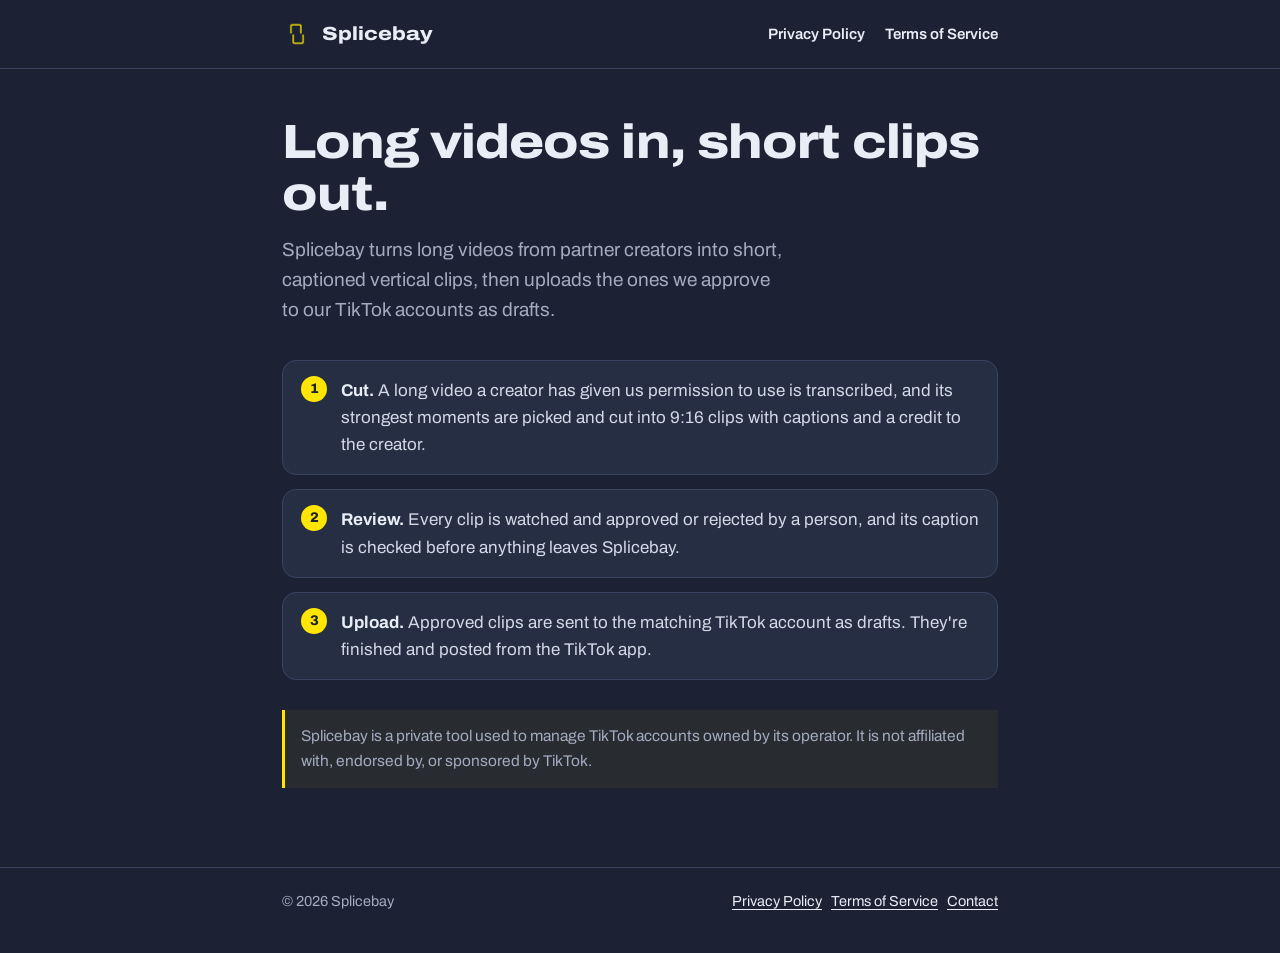
<file: index.html>
<!DOCTYPE html>
<html lang="en">
<head>
<meta charset="utf-8">
<meta name="viewport" content="width=device-width, initial-scale=1">
<title>Splicebay</title>
<meta name="description" content="Splicebay turns long videos from partner creators into short, captioned clips and uploads them to TikTok as drafts.">
<link rel="icon" href="assets/favicon.png">
<link rel="apple-touch-icon" href="assets/apple-touch-icon.png">
<link rel="stylesheet" href="https://fonts.googleapis.com/css2?family=Archivo:wdth,wght@62..125,400..800&display=swap">
<link rel="stylesheet" href="assets/style.css">
</head>
<body>
<header class="site"><div class="wrap">
  <a class="brand" href="./"><img src="assets/favicon.png" alt="">Splicebay</a>
  <nav class="legal" aria-label="Legal"><a href="privacy/">Privacy Policy</a><a href="terms/">Terms of Service</a></nav>
</div></header>
<main><div class="wrap">
  <h1>Long videos in, short clips out.</h1>
  <p class="lede">Splicebay turns long videos from partner creators into short, captioned vertical clips, then uploads the ones we approve to our TikTok accounts as drafts.</p>
  <ol class="steps">
    <li><b>Cut.</b> A long video a creator has given us permission to use is transcribed, and its strongest moments are picked and cut into 9:16 clips with captions and a credit to the creator.</li>
    <li><b>Review.</b> Every clip is watched and approved or rejected by a person, and its caption is checked before anything leaves Splicebay.</li>
    <li><b>Upload.</b> Approved clips are sent to the matching TikTok account as drafts. They're finished and posted from the TikTok app.</li>
  </ol>
  <p class="note">Splicebay is a private tool used to manage TikTok accounts owned by its operator. It is not affiliated with, endorsed by, or sponsored by TikTok.</p>
</div></main>
<footer class="site"><div class="wrap">
  <span>© 2026 Splicebay</span>
  <span><a href="privacy/">Privacy Policy</a> &nbsp; <a href="terms/">Terms of Service</a> &nbsp; <a href="https://github.com/lshmael/splicebay/issues">Contact</a></span>
</div></footer>
</body>
</html>
</file>
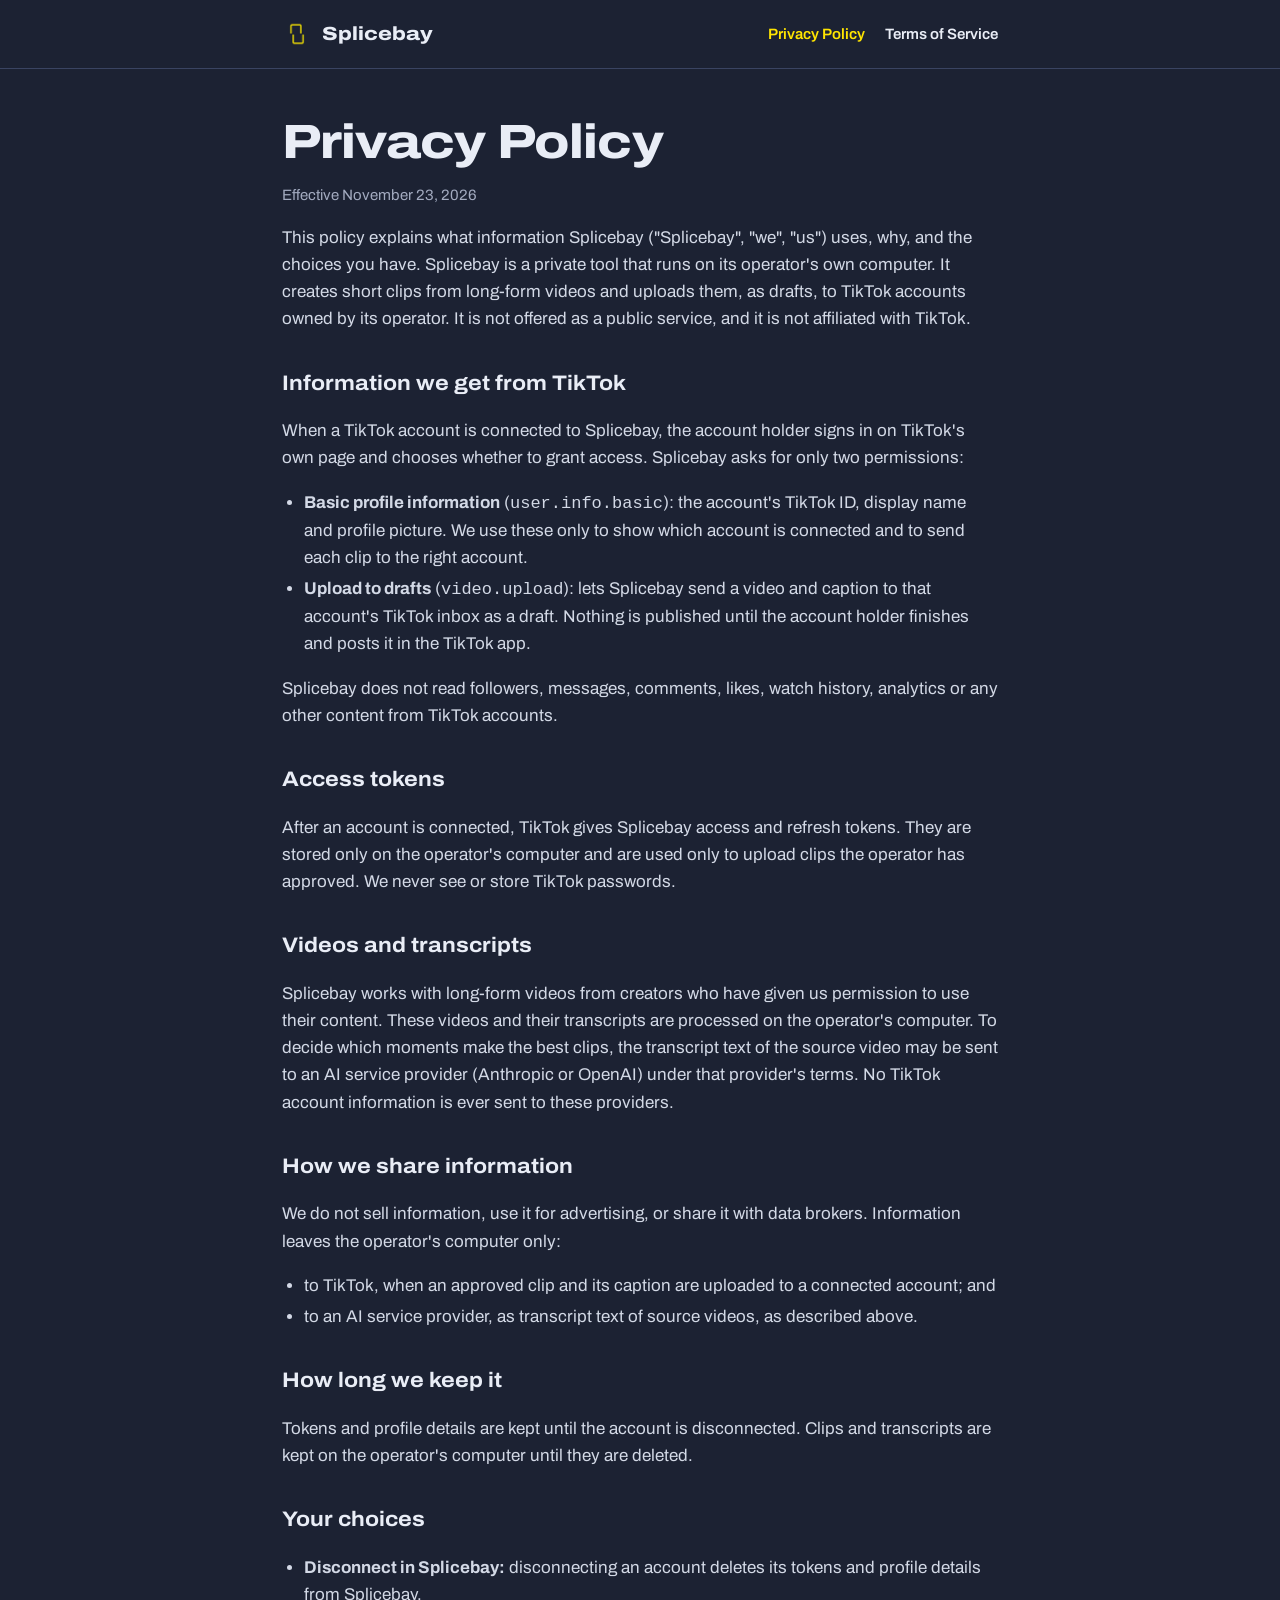
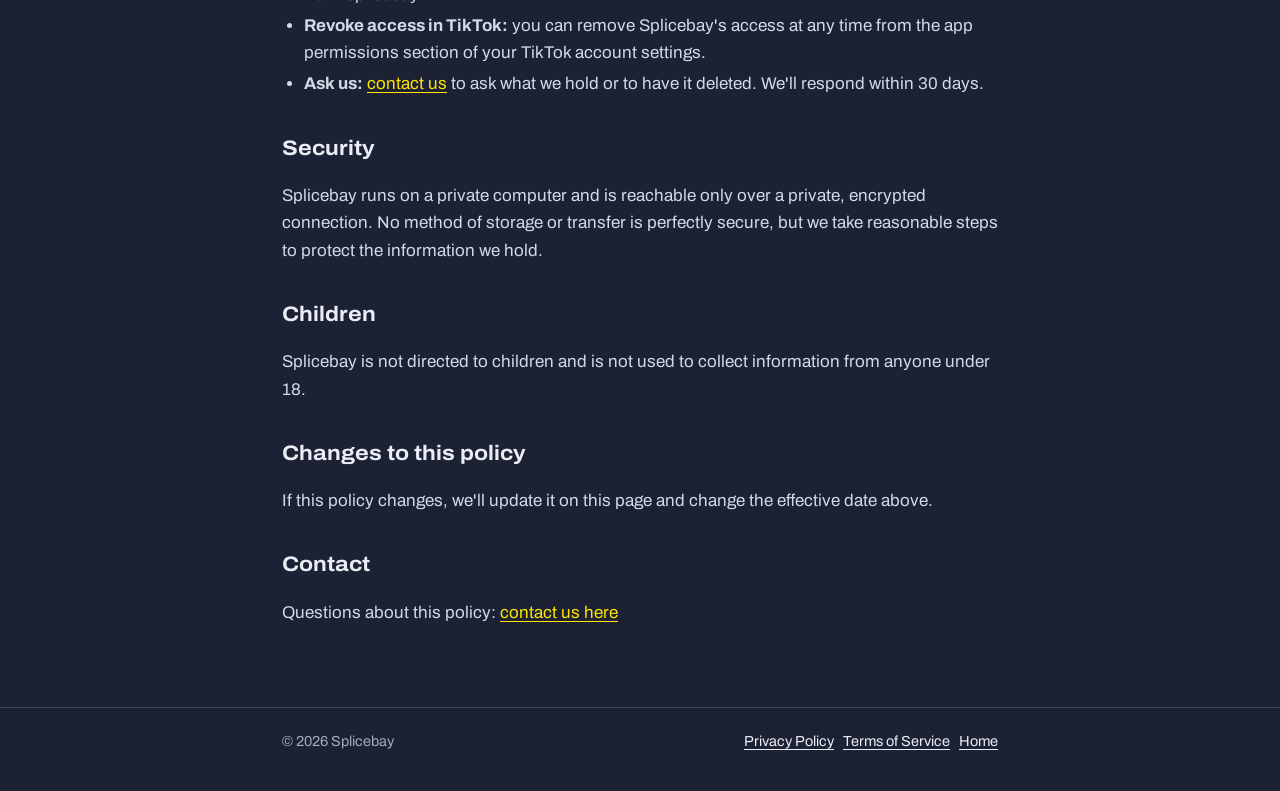
<file: privacy/index.html>
<!DOCTYPE html>
<html lang="en">
<head>
<meta charset="utf-8">
<meta name="viewport" content="width=device-width, initial-scale=1">
<title>Privacy Policy | Splicebay</title>
<link rel="icon" href="../assets/favicon.png">
<link rel="stylesheet" href="https://fonts.googleapis.com/css2?family=Archivo:wdth,wght@62..125,400..800&display=swap">
<link rel="stylesheet" href="../assets/style.css">
</head>
<body>
<header class="site"><div class="wrap">
  <a class="brand" href="../"><img src="../assets/favicon.png" alt="">Splicebay</a>
  <nav class="legal" aria-label="Legal"><a href="./" aria-current="page">Privacy Policy</a><a href="../terms/">Terms of Service</a></nav>
</div></header>
<main><div class="wrap legal-doc">
  <h1>Privacy Policy</h1>
  <p class="meta">Effective November 23, 2026</p>

  <p>This policy explains what information Splicebay ("Splicebay", "we", "us") uses, why, and the choices you have. Splicebay is a private tool that runs on its operator's own computer. It creates short clips from long-form videos and uploads them, as drafts, to TikTok accounts owned by its operator. It is not offered as a public service, and it is not affiliated with TikTok.</p>

  <h2>Information we get from TikTok</h2>
  <p>When a TikTok account is connected to Splicebay, the account holder signs in on TikTok's own page and chooses whether to grant access. Splicebay asks for only two permissions:</p>
  <ul>
    <li><b>Basic profile information</b> (<code>user.info.basic</code>): the account's TikTok ID, display name and profile picture. We use these only to show which account is connected and to send each clip to the right account.</li>
    <li><b>Upload to drafts</b> (<code>video.upload</code>): lets Splicebay send a video and caption to that account's TikTok inbox as a draft. Nothing is published until the account holder finishes and posts it in the TikTok app.</li>
  </ul>
  <p>Splicebay does not read followers, messages, comments, likes, watch history, analytics or any other content from TikTok accounts.</p>

  <h2>Access tokens</h2>
  <p>After an account is connected, TikTok gives Splicebay access and refresh tokens. They are stored only on the operator's computer and are used only to upload clips the operator has approved. We never see or store TikTok passwords.</p>

  <h2>Videos and transcripts</h2>
  <p>Splicebay works with long-form videos from creators who have given us permission to use their content. These videos and their transcripts are processed on the operator's computer. To decide which moments make the best clips, the transcript text of the source video may be sent to an AI service provider (Anthropic or OpenAI) under that provider's terms. No TikTok account information is ever sent to these providers.</p>

  <h2>How we share information</h2>
  <p>We do not sell information, use it for advertising, or share it with data brokers. Information leaves the operator's computer only:</p>
  <ul>
    <li>to TikTok, when an approved clip and its caption are uploaded to a connected account; and</li>
    <li>to an AI service provider, as transcript text of source videos, as described above.</li>
  </ul>

  <h2>How long we keep it</h2>
  <p>Tokens and profile details are kept until the account is disconnected. Clips and transcripts are kept on the operator's computer until they are deleted.</p>

  <h2>Your choices</h2>
  <ul>
    <li><b>Disconnect in Splicebay:</b> disconnecting an account deletes its tokens and profile details from Splicebay.</li>
    <li><b>Revoke access in TikTok:</b> you can remove Splicebay's access at any time from the app permissions section of your TikTok account settings.</li>
    <li><b>Ask us:</b> <a href="https://github.com/lshmael/splicebay/issues">contact us</a> to ask what we hold or to have it deleted. We'll respond within 30 days.</li>
  </ul>

  <h2>Security</h2>
  <p>Splicebay runs on a private computer and is reachable only over a private, encrypted connection. No method of storage or transfer is perfectly secure, but we take reasonable steps to protect the information we hold.</p>

  <h2>Children</h2>
  <p>Splicebay is not directed to children and is not used to collect information from anyone under 18.</p>

  <h2>Changes to this policy</h2>
  <p>If this policy changes, we'll update it on this page and change the effective date above.</p>

  <h2>Contact</h2>
  <p>Questions about this policy: <a href="https://github.com/lshmael/splicebay/issues">contact us here</a></p>
</div></main>
<footer class="site"><div class="wrap">
  <span>© 2026 Splicebay</span>
  <span><a href="./">Privacy Policy</a> &nbsp; <a href="../terms/">Terms of Service</a> &nbsp; <a href="../">Home</a></span>
</div></footer>
</body>
</html>
</file>
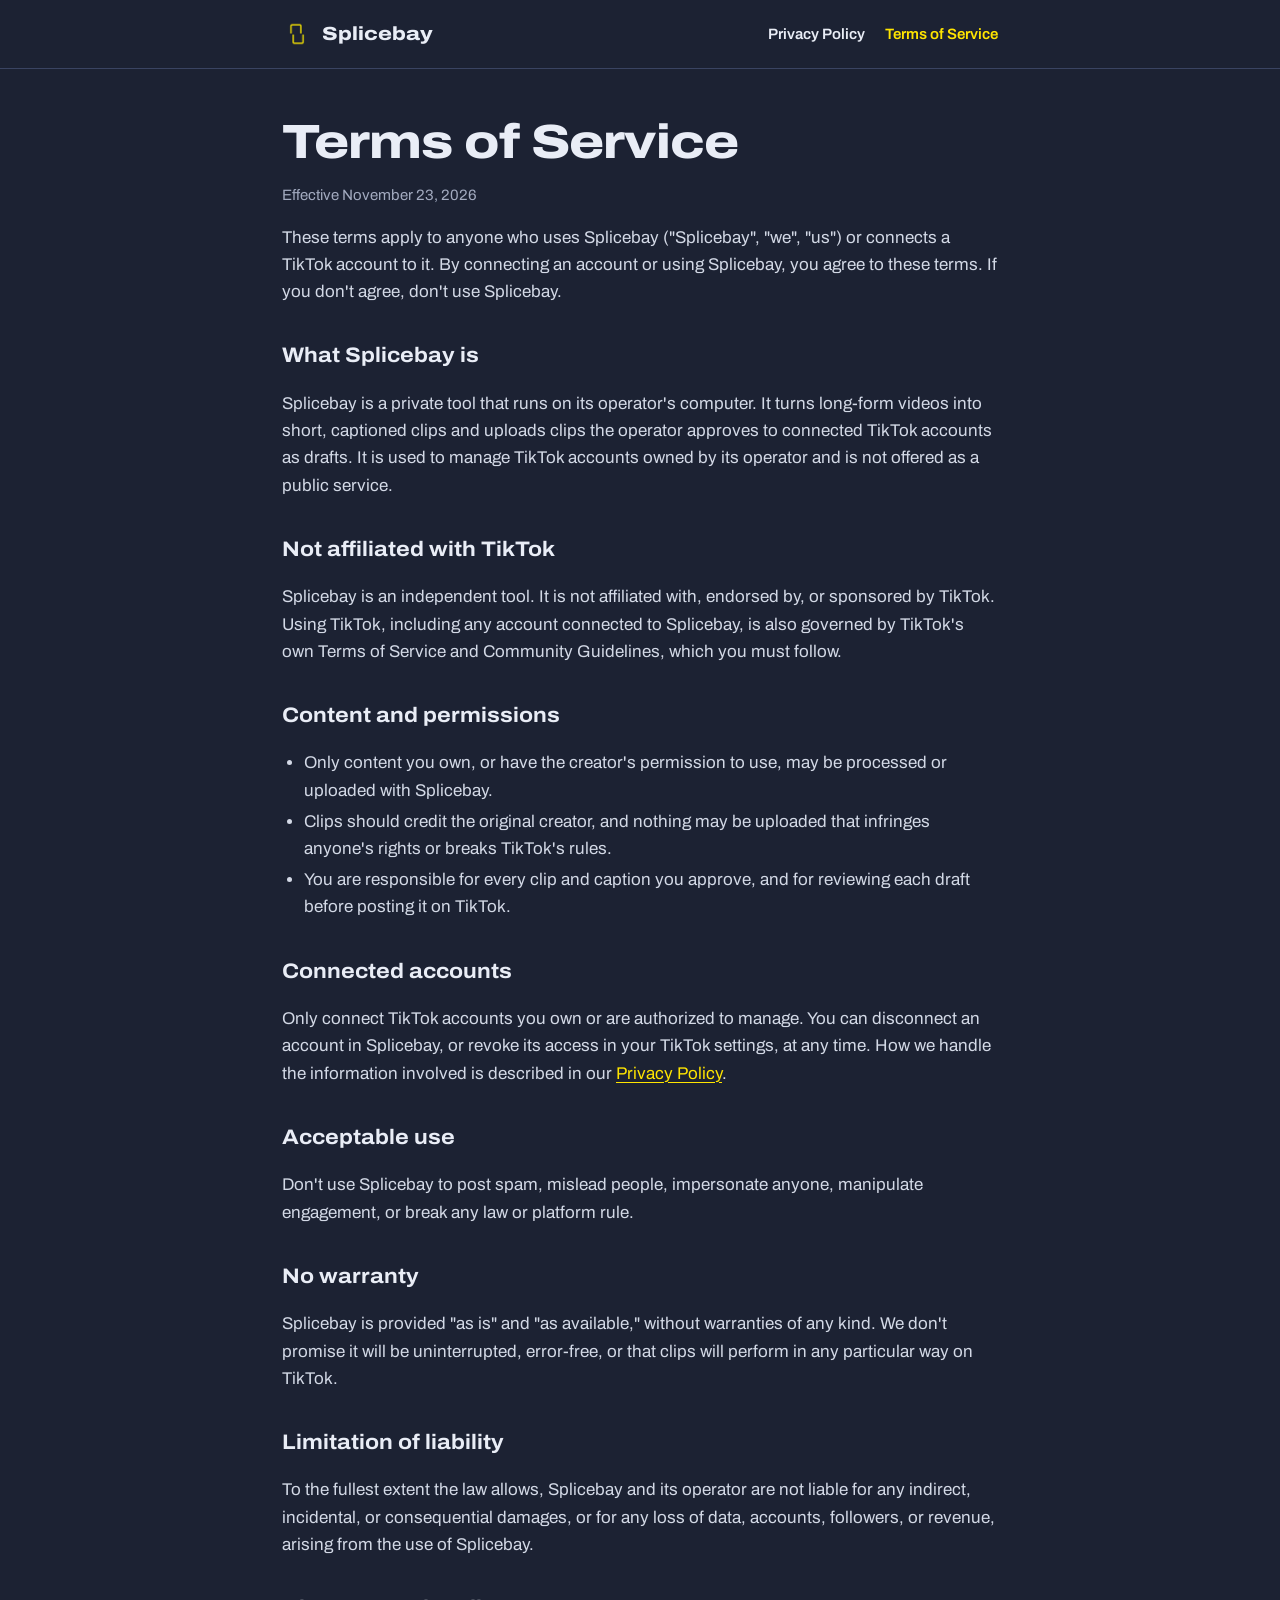
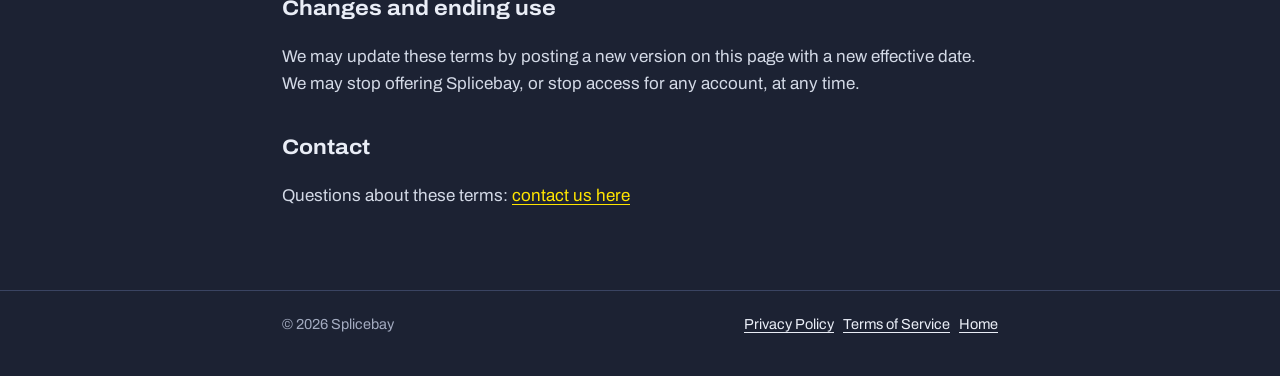
<file: terms/index.html>
<!DOCTYPE html>
<html lang="en">
<head>
<meta charset="utf-8">
<meta name="viewport" content="width=device-width, initial-scale=1">
<title>Terms of Service | Splicebay</title>
<link rel="icon" href="../assets/favicon.png">
<link rel="stylesheet" href="https://fonts.googleapis.com/css2?family=Archivo:wdth,wght@62..125,400..800&display=swap">
<link rel="stylesheet" href="../assets/style.css">
</head>
<body>
<header class="site"><div class="wrap">
  <a class="brand" href="../"><img src="../assets/favicon.png" alt="">Splicebay</a>
  <nav class="legal" aria-label="Legal"><a href="../privacy/">Privacy Policy</a><a href="./" aria-current="page">Terms of Service</a></nav>
</div></header>
<main><div class="wrap legal-doc">
  <h1>Terms of Service</h1>
  <p class="meta">Effective November 23, 2026</p>

  <p>These terms apply to anyone who uses Splicebay ("Splicebay", "we", "us") or connects a TikTok account to it. By connecting an account or using Splicebay, you agree to these terms. If you don't agree, don't use Splicebay.</p>

  <h2>What Splicebay is</h2>
  <p>Splicebay is a private tool that runs on its operator's computer. It turns long-form videos into short, captioned clips and uploads clips the operator approves to connected TikTok accounts as drafts. It is used to manage TikTok accounts owned by its operator and is not offered as a public service.</p>

  <h2>Not affiliated with TikTok</h2>
  <p>Splicebay is an independent tool. It is not affiliated with, endorsed by, or sponsored by TikTok. Using TikTok, including any account connected to Splicebay, is also governed by TikTok's own Terms of Service and Community Guidelines, which you must follow.</p>

  <h2>Content and permissions</h2>
  <ul>
    <li>Only content you own, or have the creator's permission to use, may be processed or uploaded with Splicebay.</li>
    <li>Clips should credit the original creator, and nothing may be uploaded that infringes anyone's rights or breaks TikTok's rules.</li>
    <li>You are responsible for every clip and caption you approve, and for reviewing each draft before posting it on TikTok.</li>
  </ul>

  <h2>Connected accounts</h2>
  <p>Only connect TikTok accounts you own or are authorized to manage. You can disconnect an account in Splicebay, or revoke its access in your TikTok settings, at any time. How we handle the information involved is described in our <a href="../privacy/">Privacy Policy</a>.</p>

  <h2>Acceptable use</h2>
  <p>Don't use Splicebay to post spam, mislead people, impersonate anyone, manipulate engagement, or break any law or platform rule.</p>

  <h2>No warranty</h2>
  <p>Splicebay is provided "as is" and "as available," without warranties of any kind. We don't promise it will be uninterrupted, error-free, or that clips will perform in any particular way on TikTok.</p>

  <h2>Limitation of liability</h2>
  <p>To the fullest extent the law allows, Splicebay and its operator are not liable for any indirect, incidental, or consequential damages, or for any loss of data, accounts, followers, or revenue, arising from the use of Splicebay.</p>

  <h2>Changes and ending use</h2>
  <p>We may update these terms by posting a new version on this page with a new effective date. We may stop offering Splicebay, or stop access for any account, at any time.</p>

  <h2>Contact</h2>
  <p>Questions about these terms: <a href="https://github.com/lshmael/splicebay/issues">contact us here</a></p>
</div></main>
<footer class="site"><div class="wrap">
  <span>© 2026 Splicebay</span>
  <span><a href="../privacy/">Privacy Policy</a> &nbsp; <a href="./">Terms of Service</a> &nbsp; <a href="../">Home</a></span>
</div></footer>
</body>
</html>
</file>
<file: assets/style.css>
:root {
  --bg: #1C2233; --surface: #262E44; --line: #3A4462;
  --text: #E9EDF6; --muted: #A3ABC0; --accent: #FFE500;
  color-scheme: dark;
}
* { box-sizing: border-box; }
html, body { margin: 0; background: var(--bg); color: var(--text); }
body { font-family: "Archivo", "Helvetica Neue", Arial, system-ui, sans-serif; font-size: 17px; line-height: 1.6; -webkit-font-smoothing: antialiased; }
a { color: var(--accent); text-underline-offset: 3px; }
a:focus-visible { outline: 2px solid var(--accent); outline-offset: 3px; border-radius: 4px; }
.wrap { max-width: 760px; margin: 0 auto; padding: 0 22px; }
header.site { border-bottom: 1px solid var(--line); }
header.site .wrap { display: flex; align-items: center; justify-content: space-between; gap: 16px; min-height: 68px; flex-wrap: wrap; }
.brand { display: flex; align-items: center; gap: 10px; color: var(--text); text-decoration: none; font-weight: 800; font-stretch: 118%; font-size: 19px; }
.brand img { width: 30px; height: 30px; border-radius: 7px; }
nav.legal { display: flex; gap: 20px; font-weight: 600; font-size: 15px; }
nav.legal a { color: var(--text); text-decoration: none; }
nav.legal a:hover, nav.legal a[aria-current="page"] { color: var(--accent); }
main { padding: 48px 0 64px; }
h1 { font-weight: 800; font-stretch: 118%; font-size: clamp(32px, 6vw, 48px); line-height: 1.08; letter-spacing: -0.02em; margin: 0 0 14px; }
h2 { font-stretch: 110%; font-size: 21px; margin: 34px 0 8px; }
p, li { color: #D3D9E6; }
.lede { font-size: 19px; color: var(--muted); max-width: 46ch; margin: 0; }
.steps { list-style: none; padding: 0; margin: 34px 0 0; display: grid; gap: 14px; counter-reset: s; }
.steps li { counter-increment: s; background: var(--surface); border: 1px solid var(--line); border-radius: 14px; padding: 16px 18px 16px 58px; position: relative; }
.steps li::before { content: counter(s); position: absolute; left: 18px; top: 15px; width: 26px; height: 26px; border-radius: 50%; background: var(--accent); color: var(--bg); font-weight: 800; display: grid; place-items: center; font-size: 14px; }
.steps b { color: var(--text); }
.note { margin-top: 30px; padding: 14px 16px; border-left: 3px solid var(--accent); background: rgba(255,229,0,.05); color: var(--muted); font-size: 15.5px; }
.meta { color: var(--muted); font-size: 15px; margin: 0 0 8px; }
.legal-doc ul { padding-left: 22px; }
.legal-doc li { margin: 4px 0; }
footer.site { border-top: 1px solid var(--line); padding: 22px 0 40px; font-size: 14.5px; color: var(--muted); }
footer.site .wrap { display: flex; justify-content: space-between; gap: 14px; flex-wrap: wrap; }
footer.site a { color: var(--text); }
</file>
